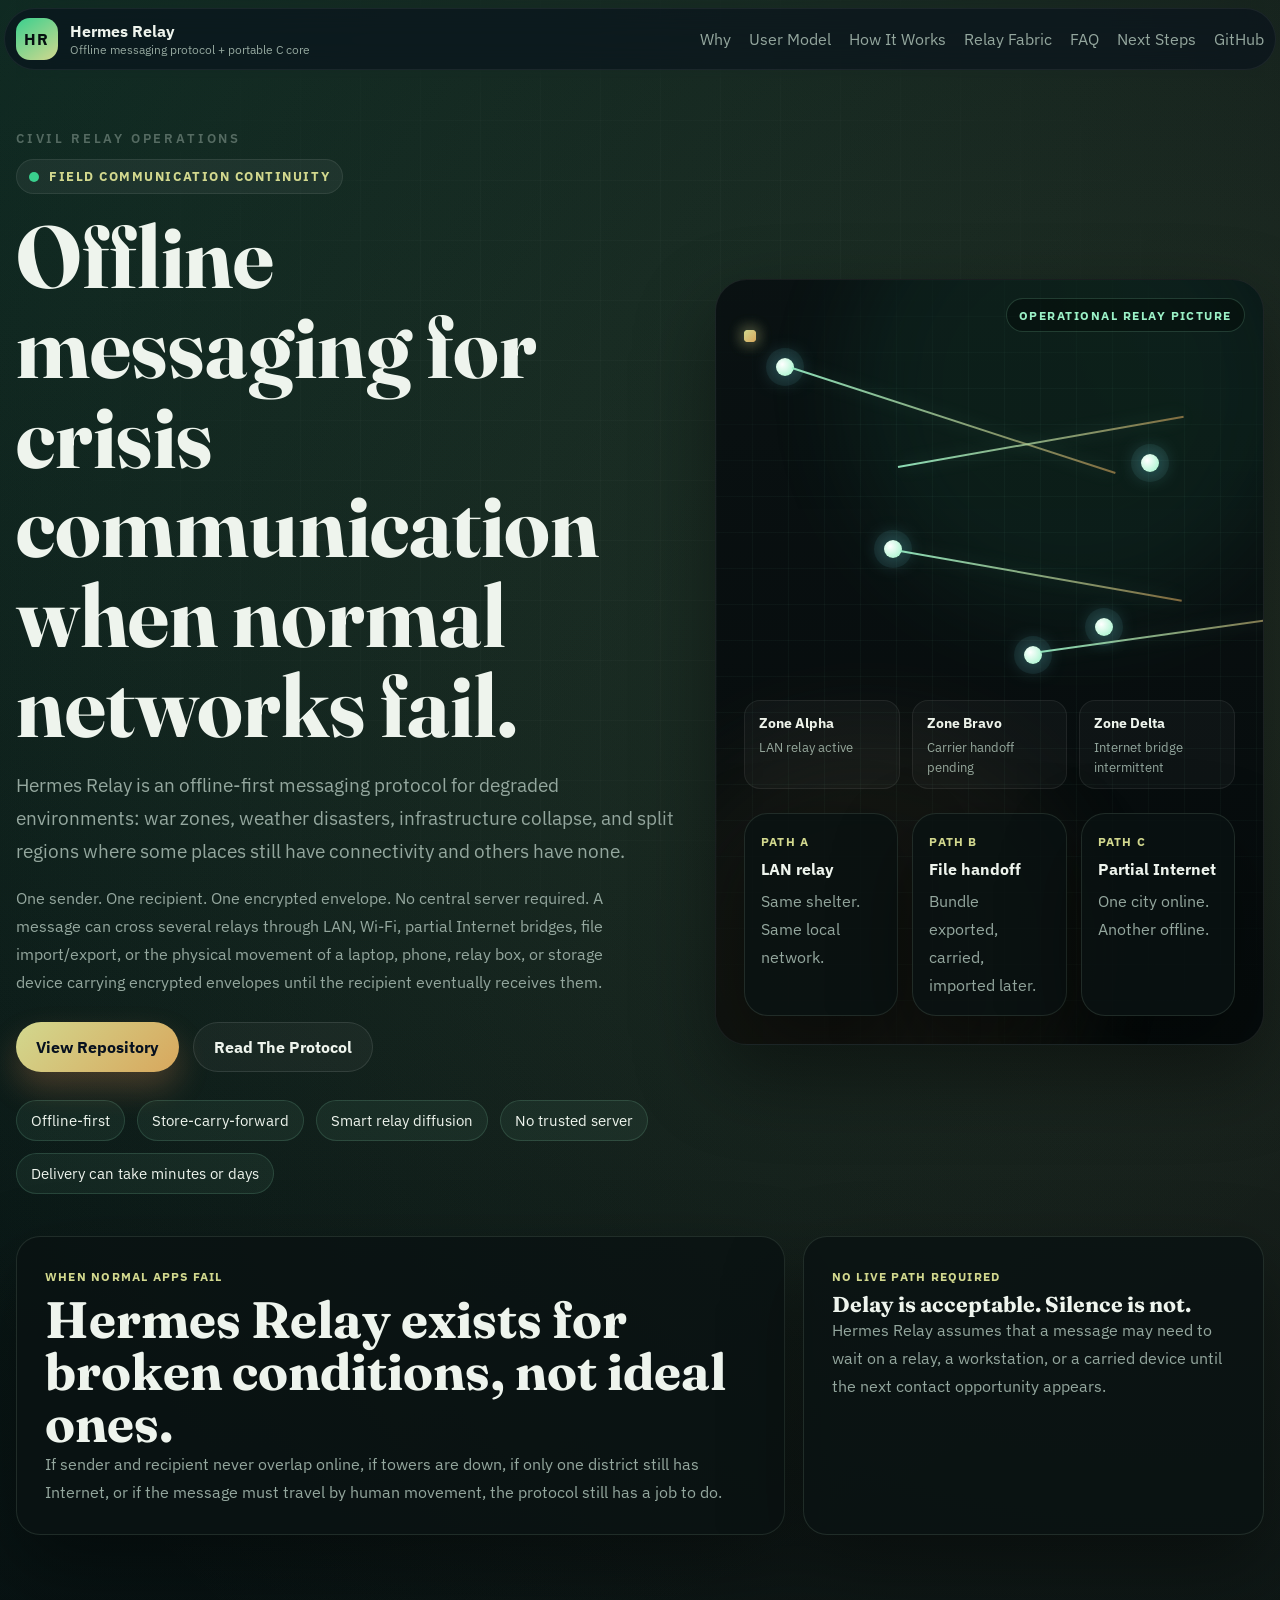
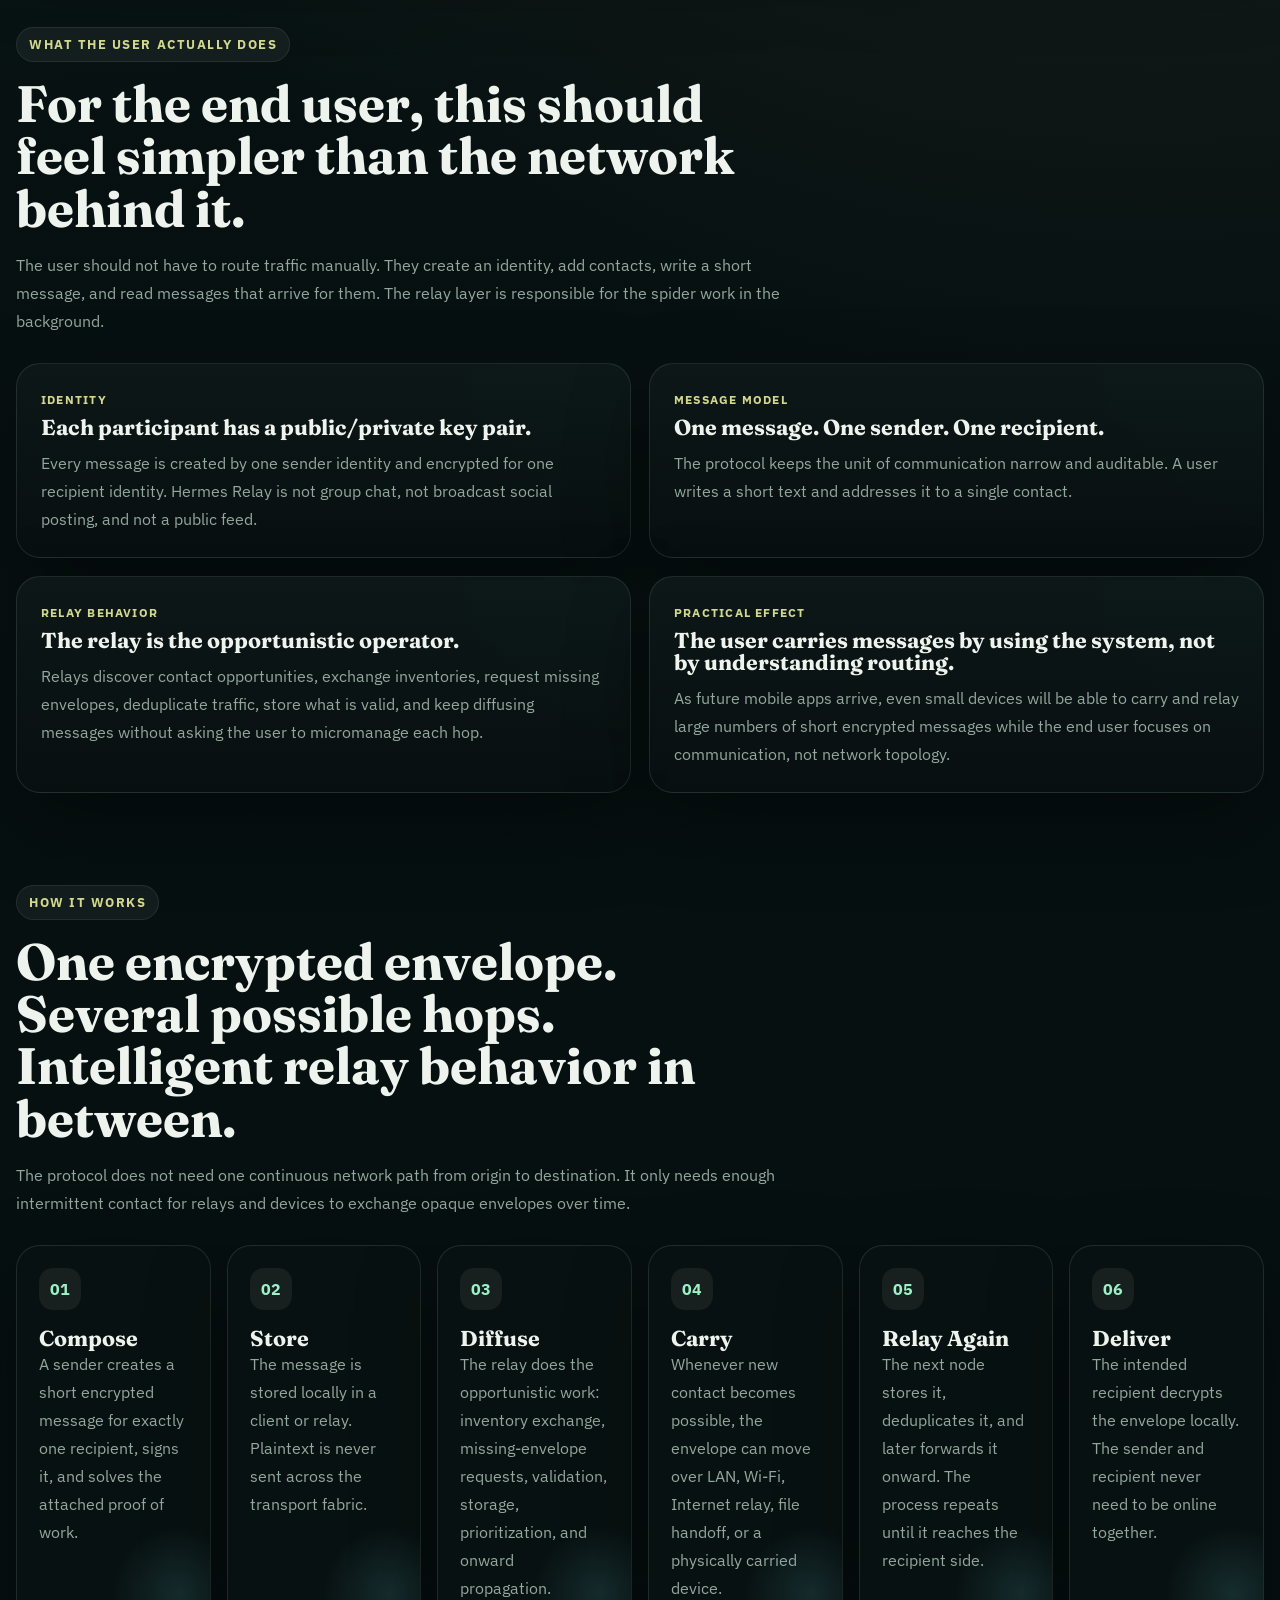
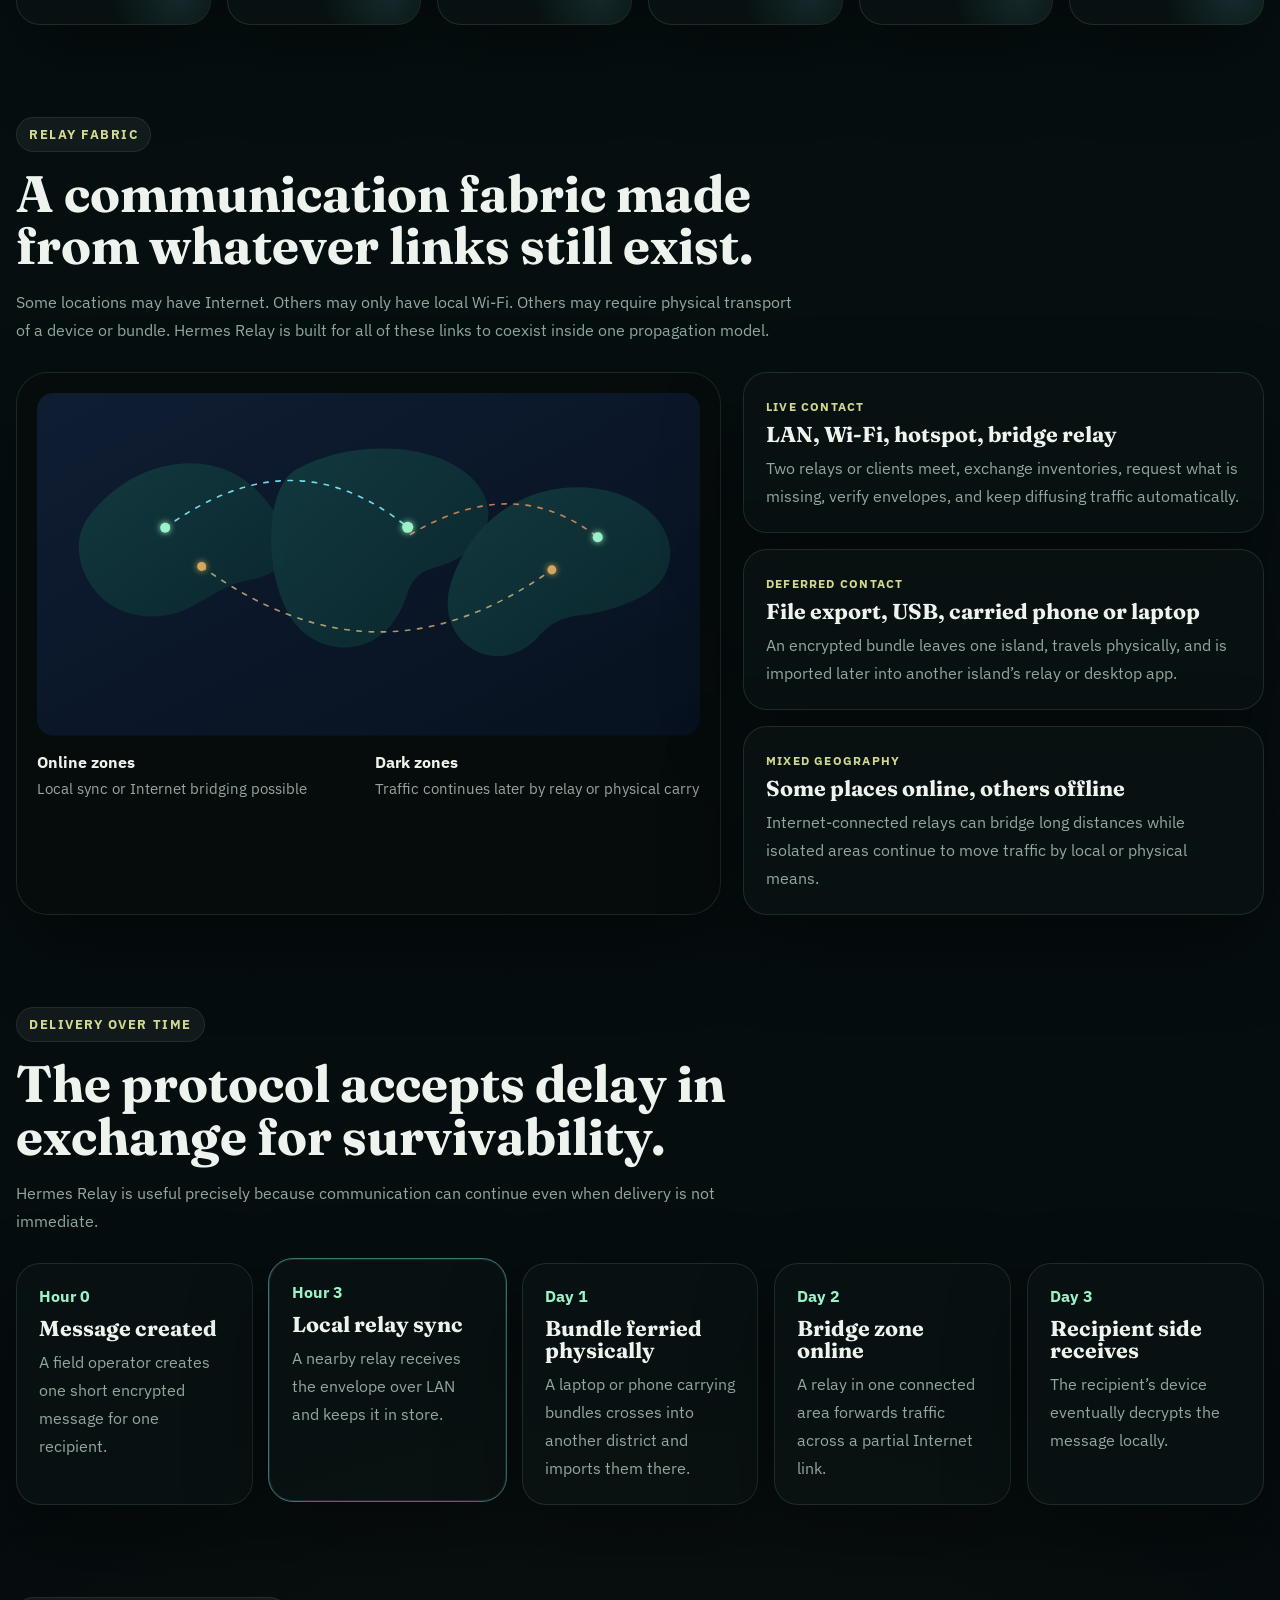
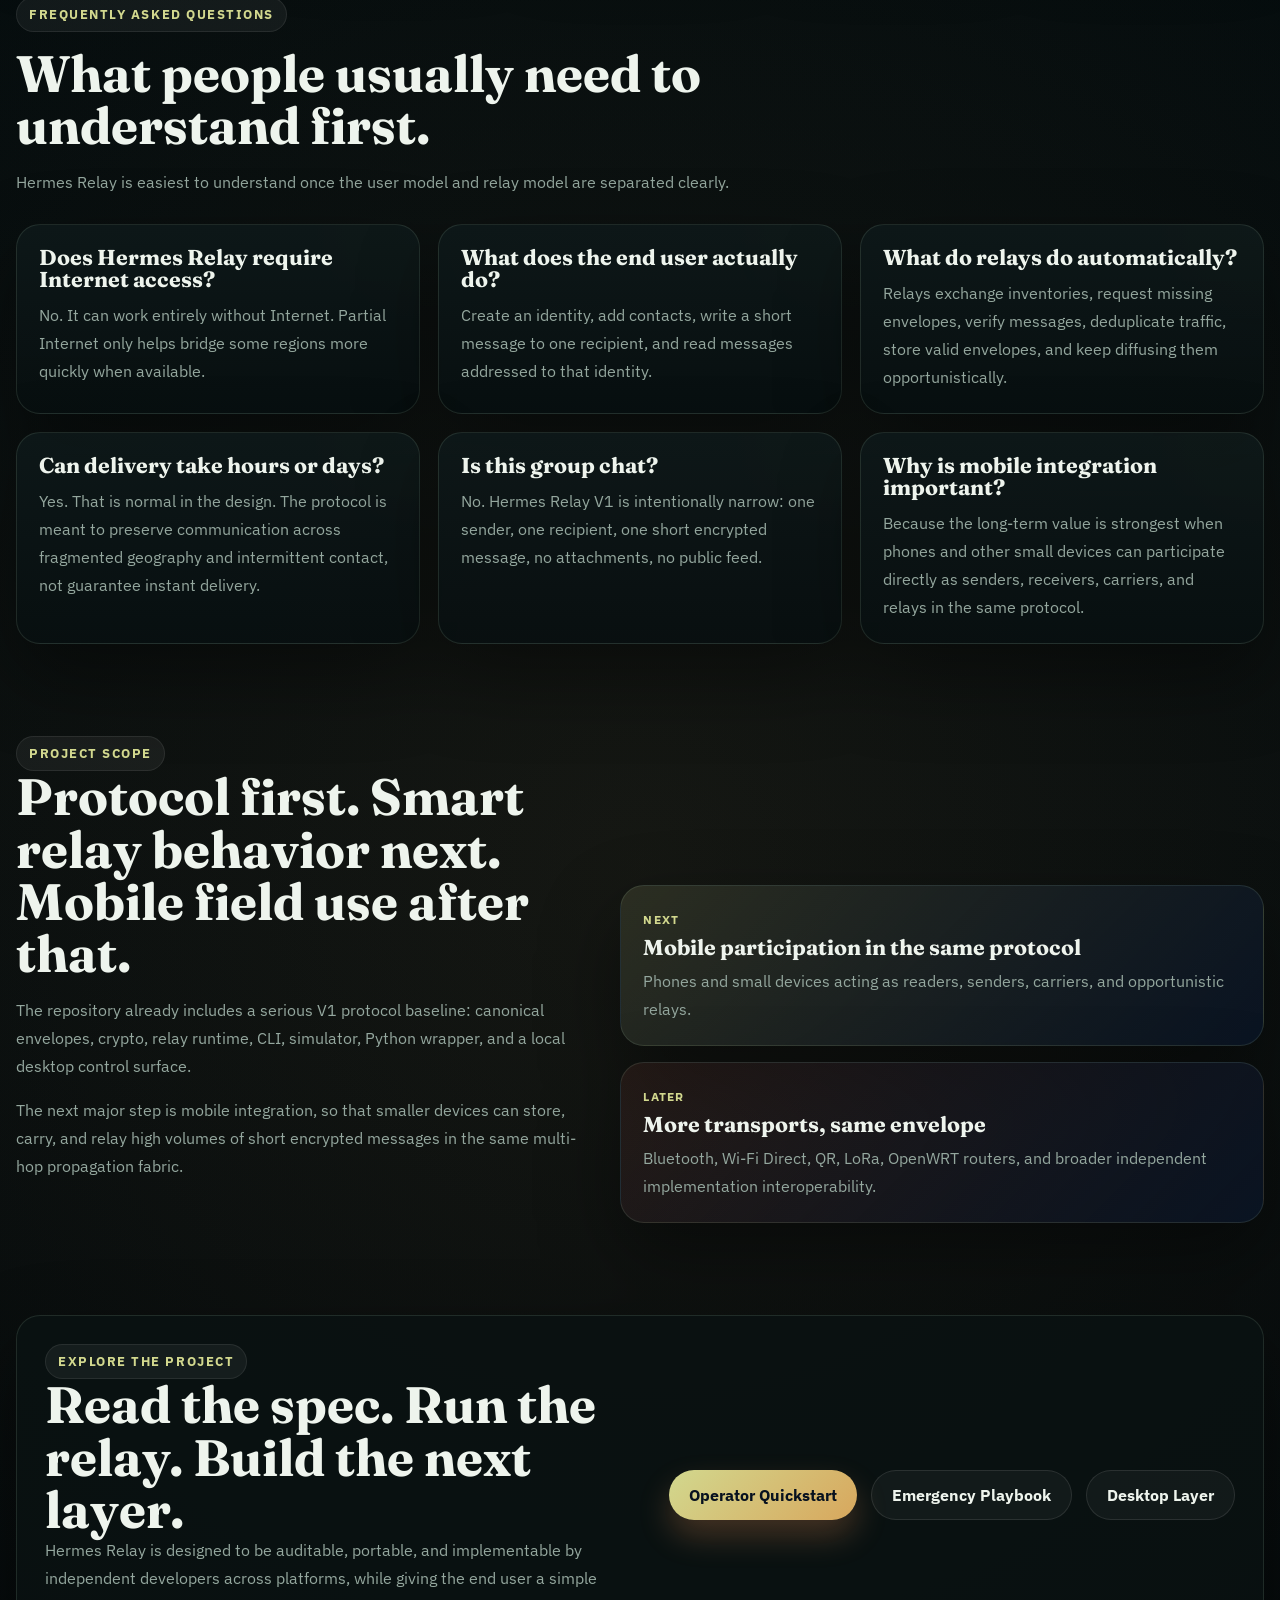
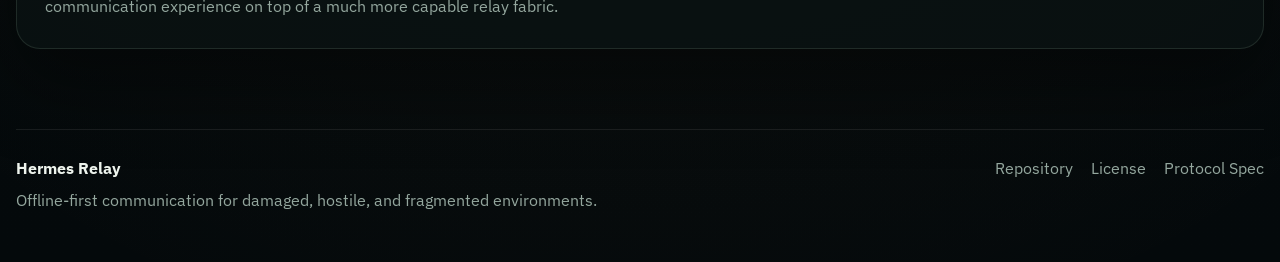
<file: index.html>
<!doctype html>
<html lang="en">
<head>
  <meta charset="utf-8">
  <meta name="viewport" content="width=device-width, initial-scale=1">
  <title>Hermes Relay | Offline Messaging Protocol For Crisis Communication</title>
  <meta name="description" content="Hermes Relay is an offline-first messaging protocol for crisis communication. It moves short encrypted messages across smart relays, local networks, file handoff, and physically carried devices when Internet access is partial or absent.">
  <meta name="robots" content="index,follow,max-image-preview:large,max-snippet:-1,max-video-preview:-1">
  <link rel="canonical" href="https://benjaminrathelot.github.io/Hermes-Relay/">
  <meta property="og:title" content="Hermes Relay">
  <meta property="og:description" content="Offline-first crisis messaging over smart relays, file handoff, local networks, and physically carried devices.">
  <meta property="og:type" content="website">
  <meta property="og:url" content="https://benjaminrathelot.github.io/Hermes-Relay/">
  <meta property="og:site_name" content="Hermes Relay">
  <meta property="og:image" content="https://benjaminrathelot.github.io/Hermes-Relay/og-image.svg">
  <meta property="og:image:alt" content="Hermes Relay offline-first crisis messaging protocol overview">
  <meta name="twitter:card" content="summary_large_image">
  <meta name="twitter:title" content="Hermes Relay">
  <meta name="twitter:description" content="Offline-first crisis messaging over smart relays, partial networks, and physical carry.">
  <meta name="twitter:image" content="https://benjaminrathelot.github.io/Hermes-Relay/og-image.svg">
  <meta name="theme-color" content="#0a1418">
  <meta name="author" content="Benjamin Rathelot">
  <link rel="icon" href="./favicon.svg" type="image/svg+xml">
  <link rel="manifest" href="./site.webmanifest">
  <link rel="preconnect" href="https://fonts.googleapis.com">
  <link rel="preconnect" href="https://fonts.gstatic.com" crossorigin>
  <link href="https://fonts.googleapis.com/css2?family=Fraunces:wght@500;600;700&family=IBM+Plex+Sans:wght@400;500;600;700&display=swap" rel="stylesheet">
  <link rel="stylesheet" href="./styles.css">
  <script type="application/ld+json">
  {
    "@context": "https://schema.org",
    "@graph": [
      {
        "@type": "WebSite",
        "@id": "https://benjaminrathelot.github.io/Hermes-Relay/#website",
        "url": "https://benjaminrathelot.github.io/Hermes-Relay/",
        "name": "Hermes Relay",
        "description": "Offline-first messaging protocol for crisis communication across relays, partial networks, and physically carried devices."
      },
      {
        "@type": "Organization",
        "@id": "https://benjaminrathelot.github.io/Hermes-Relay/#organization",
        "name": "Hermes Relay",
        "url": "https://benjaminrathelot.github.io/Hermes-Relay/",
        "sameAs": [
          "https://github.com/benjaminrathelot/Hermes-Relay"
        ]
      },
      {
        "@type": "SoftwareSourceCode",
        "@id": "https://benjaminrathelot.github.io/Hermes-Relay/#software",
        "name": "Hermes Relay",
        "codeRepository": "https://github.com/benjaminrathelot/Hermes-Relay",
        "license": "https://github.com/benjaminrathelot/Hermes-Relay/blob/main/LICENSE",
        "programmingLanguage": [
          "C",
          "Python"
        ],
        "runtimePlatform": [
          "Linux",
          "macOS",
          "Windows"
        ],
        "applicationCategory": "CommunicationApplication",
        "description": "Hermes Relay is an offline-first crisis communication protocol and portable C core for short encrypted messages that move across relays, local networks, file handoff, and physically carried devices."
      },
      {
        "@type": "FAQPage",
        "@id": "https://benjaminrathelot.github.io/Hermes-Relay/#faq",
        "mainEntity": [
          {
            "@type": "Question",
            "name": "Does Hermes Relay require Internet access?",
            "acceptedAnswer": {
              "@type": "Answer",
              "text": "No. Hermes Relay is designed to work without Internet access. It can move encrypted messages over LAN, local Wi-Fi, file import and export, USB transfer, and physically carried devices. Partial Internet can help bridge some regions, but the protocol does not depend on it."
            }
          },
          {
            "@type": "Question",
            "name": "What does the user need to do?",
            "acceptedAnswer": {
              "@type": "Answer",
              "text": "The intended user flow is simple: create an identity, add contacts, write a short message to one recipient, and read messages that arrive for that identity. Relays are supposed to handle the opportunistic diffusion work in the background."
            }
          },
          {
            "@type": "Question",
            "name": "Is Hermes Relay a group chat or social feed?",
            "acceptedAnswer": {
              "@type": "Answer",
              "text": "No. Hermes Relay V1 uses a narrow communication model: one message, one sender, and one recipient. It is intentionally not a group chat, not a broadcast channel, and not a public social feed."
            }
          },
          {
            "@type": "Question",
            "name": "Can delivery take days?",
            "acceptedAnswer": {
              "@type": "Answer",
              "text": "Yes. Hermes Relay accepts delayed delivery as part of its design. Messages can move across several relays and disconnected islands before reaching the recipient, especially in crisis conditions."
            }
          }
        ]
      }
    ]
  }
  </script>
</head>
<body>
  <div class="page-shell">
    <header class="site-header">
      <a class="brand" href="#top">
        <span class="brand-mark">HR</span>
        <span class="brand-text">
          <strong>Hermes Relay</strong>
          <small>Offline messaging protocol + portable C core</small>
        </span>
      </a>
      <nav class="site-nav">
        <a href="#why">Why</a>
        <a href="#user-model">User Model</a>
        <a href="#flow">How It Works</a>
        <a href="#network">Relay Fabric</a>
        <a href="#faq">FAQ</a>
        <a href="#roadmap">Next Steps</a>
        <a href="https://github.com/benjaminrathelot/Hermes-Relay">GitHub</a>
      </nav>
    </header>

    <main id="top">
      <section class="hero">
        <div class="hero-copy">
          <div class="eyebrow">
            <span class="pulse-dot"></span>
            Field communication continuity
          </div>
          <h1>Offline messaging for crisis communication when normal networks fail.</h1>
          <p class="hero-lead">
            Hermes Relay is an offline-first messaging protocol for degraded environments: war zones, weather disasters, infrastructure collapse,
            and split regions where some places still have connectivity and others have none.
          </p>
          <p class="hero-body">
            One sender. One recipient. One encrypted envelope. No central server required. A message can cross several relays through LAN, Wi-Fi, partial Internet
            bridges, file import/export, or the physical movement of a laptop, phone, relay box, or storage device carrying encrypted envelopes
            until the recipient eventually receives them.
          </p>
          <div class="hero-actions">
            <a class="button button-primary" href="https://github.com/benjaminrathelot/Hermes-Relay">View Repository</a>
            <a class="button button-secondary" href="https://github.com/benjaminrathelot/Hermes-Relay/blob/main/docs/protocol-spec.md">Read The Protocol</a>
          </div>
          <ul class="signal-list">
            <li>Offline-first</li>
            <li>Store-carry-forward</li>
            <li>Smart relay diffusion</li>
            <li>No trusted server</li>
            <li>Delivery can take minutes or days</li>
          </ul>
        </div>

        <div class="hero-visual">
          <div class="visual-frame">
            <div class="status-ribbon">Operational relay picture</div>
            <div class="signal-layer signal-layer-a"></div>
            <div class="signal-layer signal-layer-b"></div>
            <div class="tactical-grid"></div>
            <div class="mesh">
              <span class="mesh-node node-a"></span>
              <span class="mesh-node node-b"></span>
              <span class="mesh-node node-c"></span>
              <span class="mesh-node node-d"></span>
              <span class="mesh-node node-e"></span>
              <span class="mesh-line line-ab"></span>
              <span class="mesh-line line-bc"></span>
              <span class="mesh-line line-cd"></span>
              <span class="mesh-line line-de"></span>
              <span class="mesh-packet packet-1"></span>
              <span class="mesh-packet packet-2"></span>
            </div>
            <div class="ops-strip">
              <div class="ops-item">
                <strong>Zone Alpha</strong>
                <span>LAN relay active</span>
              </div>
              <div class="ops-item">
                <strong>Zone Bravo</strong>
                <span>Carrier handoff pending</span>
              </div>
              <div class="ops-item">
                <strong>Zone Delta</strong>
                <span>Internet bridge intermittent</span>
              </div>
            </div>
            <div class="visual-cards">
              <article class="mini-card">
                <span class="mini-label">Path A</span>
                <strong>LAN relay</strong>
                <p>Same shelter. Same local network.</p>
              </article>
              <article class="mini-card">
                <span class="mini-label">Path B</span>
                <strong>File handoff</strong>
                <p>Bundle exported, carried, imported later.</p>
              </article>
              <article class="mini-card">
                <span class="mini-label">Path C</span>
                <strong>Partial Internet</strong>
                <p>One city online. Another offline.</p>
              </article>
            </div>
          </div>
        </div>
      </section>

      <section class="scenario-strip" id="why">
        <article class="scenario-card">
          <span class="scenario-kicker">When normal apps fail</span>
          <h2>Hermes Relay exists for broken conditions, not ideal ones.</h2>
          <p>
            If sender and recipient never overlap online, if towers are down, if only one district still has Internet, or if the
            message must travel by human movement, the protocol still has a job to do.
          </p>
        </article>
        <article class="scenario-card">
          <span class="scenario-metric">No live path required</span>
          <h3>Delay is acceptable. Silence is not.</h3>
          <p>
            Hermes Relay assumes that a message may need to wait on a relay, a workstation, or a carried device until the next contact opportunity appears.
          </p>
        </article>
      </section>

      <section class="section user-section" id="user-model">
        <div class="section-heading">
          <span class="eyebrow">What The User Actually Does</span>
          <h2>For the end user, this should feel simpler than the network behind it.</h2>
          <p>
            The user should not have to route traffic manually. They create an identity, add contacts, write a short message, and read messages
            that arrive for them. The relay layer is responsible for the spider work in the background.
          </p>
        </div>

        <div class="user-grid">
          <article class="user-card">
            <span class="mini-label">Identity</span>
            <h3>Each participant has a public/private key pair.</h3>
            <p>
              Every message is created by one sender identity and encrypted for one recipient identity. Hermes Relay is not group chat, not
              broadcast social posting, and not a public feed.
            </p>
          </article>
          <article class="user-card">
            <span class="mini-label">Message model</span>
            <h3>One message. One sender. One recipient.</h3>
            <p>
              The protocol keeps the unit of communication narrow and auditable. A user writes a short text and addresses it to a single contact.
            </p>
          </article>
          <article class="user-card">
            <span class="mini-label">Relay behavior</span>
            <h3>The relay is the opportunistic operator.</h3>
            <p>
              Relays discover contact opportunities, exchange inventories, request missing envelopes, deduplicate traffic, store what is valid,
              and keep diffusing messages without asking the user to micromanage each hop.
            </p>
          </article>
          <article class="user-card">
            <span class="mini-label">Practical effect</span>
            <h3>The user carries messages by using the system, not by understanding routing.</h3>
            <p>
              As future mobile apps arrive, even small devices will be able to carry and relay large numbers of short encrypted messages while
              the end user focuses on communication, not network topology.
            </p>
          </article>
        </div>
      </section>

      <section class="section" id="flow">
        <div class="section-heading">
          <span class="eyebrow">How It Works</span>
          <h2>One encrypted envelope. Several possible hops. Intelligent relay behavior in between.</h2>
          <p>
            The protocol does not need one continuous network path from origin to destination. It only needs enough intermittent contact
            for relays and devices to exchange opaque envelopes over time.
          </p>
        </div>

        <div class="flow-grid">
          <article class="flow-step">
            <span class="step-number">01</span>
            <h3>Compose</h3>
            <p>A sender creates a short encrypted message for exactly one recipient, signs it, and solves the attached proof of work.</p>
          </article>
          <article class="flow-step">
            <span class="step-number">02</span>
            <h3>Store</h3>
            <p>The message is stored locally in a client or relay. Plaintext is never sent across the transport fabric.</p>
          </article>
          <article class="flow-step">
            <span class="step-number">03</span>
            <h3>Diffuse</h3>
            <p>The relay does the opportunistic work: inventory exchange, missing-envelope requests, validation, storage, prioritization, and onward propagation.</p>
          </article>
          <article class="flow-step">
            <span class="step-number">04</span>
            <h3>Carry</h3>
            <p>Whenever new contact becomes possible, the envelope can move over LAN, Wi-Fi, Internet relay, file handoff, or a physically carried device.</p>
          </article>
          <article class="flow-step">
            <span class="step-number">05</span>
            <h3>Relay Again</h3>
            <p>The next node stores it, deduplicates it, and later forwards it onward. The process repeats until it reaches the recipient side.</p>
          </article>
          <article class="flow-step">
            <span class="step-number">06</span>
            <h3>Deliver</h3>
            <p>The intended recipient decrypts the envelope locally. The sender and recipient never need to be online together.</p>
          </article>
        </div>
      </section>

      <section class="section network-section" id="network">
        <div class="section-heading">
          <span class="eyebrow">Relay Fabric</span>
          <h2>A communication fabric made from whatever links still exist.</h2>
          <p>
            Some locations may have Internet. Others may only have local Wi-Fi. Others may require physical transport of a device or bundle.
            Hermes Relay is built for all of these links to coexist inside one propagation model.
          </p>
        </div>

        <div class="network-layout">
          <div class="map-panel">
            <svg class="world-map" viewBox="0 0 1200 620" aria-label="Stylized map of relay regions">
              <defs>
                <linearGradient id="ocean" x1="0%" y1="0%" x2="100%" y2="100%">
                  <stop offset="0%" stop-color="#0f1d33"></stop>
                  <stop offset="100%" stop-color="#07111f"></stop>
                </linearGradient>
                <linearGradient id="land" x1="0%" y1="0%" x2="100%" y2="100%">
                  <stop offset="0%" stop-color="#123b3f"></stop>
                  <stop offset="100%" stop-color="#0a282e"></stop>
                </linearGradient>
                <filter id="glow">
                  <feGaussianBlur stdDeviation="6" result="blur"></feGaussianBlur>
                  <feMerge>
                    <feMergeNode in="blur"></feMergeNode>
                    <feMergeNode in="SourceGraphic"></feMergeNode>
                  </feMerge>
                </filter>
              </defs>
              <rect width="1200" height="620" rx="30" fill="url(#ocean)"></rect>
              <path class="continent" d="M92,226 C145,153 235,114 314,131 C380,145 420,193 446,243 C469,287 445,330 382,339 C349,344 321,364 287,383 C218,423 141,403 106,359 C74,319 64,267 92,226 Z" fill="url(#land)"></path>
              <path class="continent" d="M470,138 C549,95 655,90 729,118 C798,145 827,195 814,239 C803,277 767,304 719,316 C693,323 678,338 669,367 C652,417 621,451 576,459 C530,467 480,445 455,399 C426,345 420,279 426,228 C431,187 446,151 470,138 Z" fill="url(#land)"></path>
              <path class="continent" d="M826,226 C885,175 971,157 1048,181 C1094,196 1130,225 1142,264 C1156,309 1134,351 1088,372 C1054,388 1021,398 985,402 C947,406 926,420 905,444 C878,473 838,484 802,470 C760,454 740,412 744,371 C748,329 780,265 826,226 Z" fill="url(#land)"></path>

              <g class="relay-links">
                <path class="arc arc-one" d="M232,244 C392,128 534,132 671,243"></path>
                <path class="arc arc-two" d="M676,256 C807,178 917,185 1015,261"></path>
                <path class="arc arc-three" d="M298,314 C514,471 720,471 932,320"></path>
              </g>

              <g class="relay-nodes" filter="url(#glow)">
                <circle class="relay-node online" cx="232" cy="244" r="9"></circle>
                <circle class="relay-node online" cx="671" cy="243" r="10"></circle>
                <circle class="relay-node online" cx="1015" cy="261" r="9"></circle>
                <circle class="relay-node offline" cx="298" cy="314" r="8"></circle>
                <circle class="relay-node offline" cx="932" cy="320" r="8"></circle>
              </g>

              <g class="message-pulses">
                <circle class="pulse pulse-a" r="6" cx="232" cy="244"></circle>
                <circle class="pulse pulse-b" r="6" cx="671" cy="243"></circle>
                <circle class="pulse pulse-c" r="6" cx="298" cy="314"></circle>
              </g>
            </svg>

            <div class="map-caption">
              <div>
                <strong>Online zones</strong>
                <span>Local sync or Internet bridging possible</span>
              </div>
              <div>
                <strong>Dark zones</strong>
                <span>Traffic continues later by relay or physical carry</span>
              </div>
            </div>
          </div>

          <div class="network-sidebar">
            <article class="network-card">
              <span class="network-type">Live contact</span>
              <h3>LAN, Wi-Fi, hotspot, bridge relay</h3>
              <p>Two relays or clients meet, exchange inventories, request what is missing, verify envelopes, and keep diffusing traffic automatically.</p>
            </article>
            <article class="network-card">
              <span class="network-type">Deferred contact</span>
              <h3>File export, USB, carried phone or laptop</h3>
              <p>An encrypted bundle leaves one island, travels physically, and is imported later into another island’s relay or desktop app.</p>
            </article>
            <article class="network-card">
              <span class="network-type">Mixed geography</span>
              <h3>Some places online, others offline</h3>
              <p>Internet-connected relays can bridge long distances while isolated areas continue to move traffic by local or physical means.</p>
            </article>
          </div>
        </div>
      </section>

      <section class="section timeline-section">
        <div class="section-heading">
          <span class="eyebrow">Delivery Over Time</span>
          <h2>The protocol accepts delay in exchange for survivability.</h2>
          <p>
            Hermes Relay is useful precisely because communication can continue even when delivery is not immediate.
          </p>
        </div>

        <div class="timeline">
          <article class="timeline-item">
            <span class="timeline-time">Hour 0</span>
            <h3>Message created</h3>
            <p>A field operator creates one short encrypted message for one recipient.</p>
          </article>
          <article class="timeline-item">
            <span class="timeline-time">Hour 3</span>
            <h3>Local relay sync</h3>
            <p>A nearby relay receives the envelope over LAN and keeps it in store.</p>
          </article>
          <article class="timeline-item">
            <span class="timeline-time">Day 1</span>
            <h3>Bundle ferried physically</h3>
            <p>A laptop or phone carrying bundles crosses into another district and imports them there.</p>
          </article>
          <article class="timeline-item">
            <span class="timeline-time">Day 2</span>
            <h3>Bridge zone online</h3>
            <p>A relay in one connected area forwards traffic across a partial Internet link.</p>
          </article>
          <article class="timeline-item">
            <span class="timeline-time">Day 3</span>
            <h3>Recipient side receives</h3>
            <p>The recipient’s device eventually decrypts the message locally.</p>
          </article>
        </div>
      </section>

      <section class="section faq-section" id="faq">
        <div class="section-heading">
          <span class="eyebrow">Frequently Asked Questions</span>
          <h2>What people usually need to understand first.</h2>
          <p>
            Hermes Relay is easiest to understand once the user model and relay model are separated clearly.
          </p>
        </div>

        <div class="faq-grid">
          <article class="faq-card">
            <h3>Does Hermes Relay require Internet access?</h3>
            <p>No. It can work entirely without Internet. Partial Internet only helps bridge some regions more quickly when available.</p>
          </article>
          <article class="faq-card">
            <h3>What does the end user actually do?</h3>
            <p>Create an identity, add contacts, write a short message to one recipient, and read messages addressed to that identity.</p>
          </article>
          <article class="faq-card">
            <h3>What do relays do automatically?</h3>
            <p>Relays exchange inventories, request missing envelopes, verify messages, deduplicate traffic, store valid envelopes, and keep diffusing them opportunistically.</p>
          </article>
          <article class="faq-card">
            <h3>Can delivery take hours or days?</h3>
            <p>Yes. That is normal in the design. The protocol is meant to preserve communication across fragmented geography and intermittent contact, not guarantee instant delivery.</p>
          </article>
          <article class="faq-card">
            <h3>Is this group chat?</h3>
            <p>No. Hermes Relay V1 is intentionally narrow: one sender, one recipient, one short encrypted message, no attachments, no public feed.</p>
          </article>
          <article class="faq-card">
            <h3>Why is mobile integration important?</h3>
            <p>Because the long-term value is strongest when phones and other small devices can participate directly as senders, receivers, carriers, and relays in the same protocol.</p>
          </article>
        </div>
      </section>

      <section class="section project-section">
        <div class="project-grid">
          <div class="project-copy">
            <span class="eyebrow">Project Scope</span>
            <h2>Protocol first. Smart relay behavior next. Mobile field use after that.</h2>
            <p>
              The repository already includes a serious V1 protocol baseline: canonical envelopes, crypto, relay runtime, CLI, simulator,
              Python wrapper, and a local desktop control surface.
            </p>
            <p>
              The next major step is mobile integration, so that smaller devices can store, carry, and relay high volumes of short encrypted
              messages in the same multi-hop propagation fabric.
            </p>
          </div>
          <div class="milestone-stack" id="roadmap">
            <article class="milestone-card current">
              <span class="milestone-state">Current</span>
              <h3>Portable C core and relay baseline</h3>
              <p>Protocol, storage, relay service, simulator, CLI, Python wrapper, and desktop shell.</p>
            </article>
            <article class="milestone-card next">
              <span class="milestone-state">Next</span>
              <h3>Mobile participation in the same protocol</h3>
              <p>Phones and small devices acting as readers, senders, carriers, and opportunistic relays.</p>
            </article>
            <article class="milestone-card future">
              <span class="milestone-state">Later</span>
              <h3>More transports, same envelope</h3>
              <p>Bluetooth, Wi-Fi Direct, QR, LoRa, OpenWRT routers, and broader independent implementation interoperability.</p>
            </article>
          </div>
        </div>
      </section>

      <section class="section cta-section">
        <div class="cta-panel">
          <div>
            <span class="eyebrow">Explore The Project</span>
            <h2>Read the spec. Run the relay. Build the next layer.</h2>
            <p>
              Hermes Relay is designed to be auditable, portable, and implementable by independent developers across platforms, while giving the
              end user a simple communication experience on top of a much more capable relay fabric.
            </p>
          </div>
          <div class="cta-actions">
            <a class="button button-primary" href="https://github.com/benjaminrathelot/Hermes-Relay/blob/main/docs/operator-quickstart.md">Operator Quickstart</a>
            <a class="button button-secondary" href="https://github.com/benjaminrathelot/Hermes-Relay/blob/main/docs/emergency-relay-playbook.md">Emergency Playbook</a>
            <a class="button button-secondary" href="https://github.com/benjaminrathelot/Hermes-Relay/blob/main/docs/python-wrapper.md">Desktop Layer</a>
          </div>
        </div>
      </section>
    </main>

    <footer class="site-footer">
      <div>
        <strong>Hermes Relay</strong>
        <p>Offline-first communication for damaged, hostile, and fragmented environments.</p>
      </div>
      <div class="footer-links">
        <a href="https://github.com/benjaminrathelot/Hermes-Relay">Repository</a>
        <a href="https://github.com/benjaminrathelot/Hermes-Relay/blob/main/LICENSE">License</a>
        <a href="https://github.com/benjaminrathelot/Hermes-Relay/blob/main/docs/protocol-spec.md">Protocol Spec</a>
      </div>
    </footer>
  </div>

  <script src="./app.js"></script>
</body>
</html>
</file>
<file: styles.css>
:root {
  --bg: #050d10;
  --bg-soft: #0b1718;
  --panel: rgba(10, 18, 19, 0.84);
  --panel-strong: rgba(7, 12, 13, 0.95);
  --panel-light: rgba(18, 28, 31, 0.82);
  --text: #eef4ed;
  --muted: #94a79e;
  --line: rgba(151, 182, 158, 0.16);
  --cyan: #9bf2c7;
  --teal: #3ad08e;
  --sand: #d2d88e;
  --amber: #d8a75d;
  --alert: #ff6e5e;
  --shadow: 0 32px 80px rgba(0, 0, 0, 0.42);
  --radius-xl: 32px;
  --radius-lg: 24px;
  --radius-md: 18px;
}

* {
  box-sizing: border-box;
}

html {
  scroll-behavior: smooth;
}

body {
  margin: 0;
  color: var(--text);
  font-family: "IBM Plex Sans", sans-serif;
  background:
    radial-gradient(circle at top left, rgba(58, 208, 142, 0.13), transparent 26%),
    radial-gradient(circle at 90% 10%, rgba(210, 216, 142, 0.12), transparent 22%),
    radial-gradient(circle at 50% 85%, rgba(216, 167, 93, 0.08), transparent 20%),
    linear-gradient(180deg, #091112 0%, #061011 42%, #04090b 100%);
  overflow-x: hidden;
}

body::before {
  content: "";
  position: fixed;
  inset: 0;
  background-image:
    linear-gradient(rgba(255,255,255,0.02) 1px, transparent 1px),
    linear-gradient(90deg, rgba(255,255,255,0.02) 1px, transparent 1px);
  background-size: 60px 60px;
  mask-image: radial-gradient(circle at center, black 35%, transparent 85%);
  pointer-events: none;
}

.page-shell {
  position: relative;
  width: min(1280px, calc(100% - 32px));
  margin: 0 auto;
  padding-bottom: 48px;
}

.site-header {
  position: sticky;
  top: 0;
  z-index: 10;
  display: flex;
  align-items: center;
  justify-content: space-between;
  gap: 16px;
  padding: 18px 0;
  backdrop-filter: blur(20px);
}

.site-header::before {
  content: "";
  position: absolute;
  inset: 8px -12px;
  border: 1px solid rgba(255,255,255,0.06);
  border-radius: 999px;
  background: rgba(7, 16, 28, 0.58);
  z-index: -1;
}

.brand {
  display: inline-flex;
  align-items: center;
  gap: 12px;
  text-decoration: none;
  color: var(--text);
}

.brand-mark {
  display: inline-grid;
  place-items: center;
  width: 42px;
  height: 42px;
  border-radius: 14px;
  background: linear-gradient(145deg, var(--teal), var(--sand));
  color: #061011;
  font-weight: 700;
  letter-spacing: 0.08em;
}

.brand-text {
  display: grid;
}

.brand-text strong {
  font-size: 1rem;
}

.brand-text small {
  color: var(--muted);
  font-size: 0.77rem;
}

.site-nav {
  display: flex;
  flex-wrap: wrap;
  gap: 18px;
}

.site-nav a,
.footer-links a {
  color: var(--muted);
  text-decoration: none;
}

.site-nav a:hover,
.footer-links a:hover,
.brand:hover {
  color: var(--text);
}

.hero,
.section,
.scenario-strip,
.site-footer {
  position: relative;
}

.hero {
  display: grid;
  grid-template-columns: 1.1fr 0.9fr;
  gap: 28px;
  padding: 52px 0 24px;
  align-items: center;
}

.hero-copy::before {
  content: "Civil relay operations";
  display: block;
  margin-bottom: 12px;
  color: rgba(148, 167, 158, 0.52);
  font-size: 0.8rem;
  font-weight: 600;
  letter-spacing: 0.22em;
  text-transform: uppercase;
}

.eyebrow {
  display: inline-flex;
  align-items: center;
  gap: 10px;
  padding: 8px 12px;
  border-radius: 999px;
  background: rgba(255,255,255,0.05);
  border: 1px solid rgba(255,255,255,0.08);
  color: var(--sand);
  font-size: 0.8rem;
  font-weight: 700;
  letter-spacing: 0.12em;
  text-transform: uppercase;
}

.pulse-dot {
  width: 10px;
  height: 10px;
  border-radius: 50%;
  background: var(--teal);
  box-shadow: 0 0 0 0 rgba(58, 208, 142, 0.7);
  animation: beat 2s infinite;
}

h1,
h2,
h3 {
  margin: 0;
  font-family: "Fraunces", serif;
  line-height: 1.02;
}

h1 {
  margin-top: 18px;
  font-size: clamp(3rem, 7vw, 5.5rem);
  max-width: 11ch;
}

h2 {
  font-size: clamp(2rem, 4vw, 3.4rem);
}

h3 {
  font-size: 1.35rem;
}

p {
  margin: 0;
  color: var(--muted);
  line-height: 1.75;
}

.hero-lead {
  margin-top: 18px;
  font-size: 1.18rem;
  max-width: 60ch;
}

.hero-body {
  margin-top: 16px;
  max-width: 60ch;
}

.hero-actions,
.cta-actions {
  display: flex;
  flex-wrap: wrap;
  gap: 14px;
  margin-top: 26px;
}

.button {
  display: inline-flex;
  align-items: center;
  justify-content: center;
  padding: 14px 20px;
  border-radius: 999px;
  text-decoration: none;
  font-weight: 700;
  transition: transform 0.2s ease, box-shadow 0.2s ease, border-color 0.2s ease;
}

.button:hover {
  transform: translateY(-2px);
}

.button-primary {
  color: #07111f;
  background: linear-gradient(135deg, var(--sand), var(--amber));
  box-shadow: 0 16px 32px rgba(255, 153, 92, 0.24);
}

.button-secondary {
  color: var(--text);
  background: rgba(255,255,255,0.04);
  border: 1px solid rgba(255,255,255,0.1);
}

.signal-list {
  display: flex;
  flex-wrap: wrap;
  gap: 12px;
  margin: 28px 0 0;
  padding: 0;
  list-style: none;
}

.signal-list li {
  padding: 10px 14px;
  border-radius: 999px;
  background: rgba(155, 242, 199, 0.06);
  border: 1px solid rgba(155, 242, 199, 0.15);
  color: var(--text);
  font-size: 0.92rem;
}

.hero-visual {
  position: relative;
}

.visual-frame {
  position: relative;
  min-height: 640px;
  padding: 28px;
  border-radius: var(--radius-xl);
  background:
    linear-gradient(180deg, rgba(9, 17, 18, 0.96), rgba(5, 10, 11, 0.97)),
    radial-gradient(circle at top right, rgba(58, 208, 142, 0.16), transparent 34%);
  border: 1px solid rgba(255,255,255,0.08);
  box-shadow: var(--shadow);
  overflow: hidden;
}

.status-ribbon {
  position: absolute;
  top: 18px;
  right: 18px;
  z-index: 2;
  padding: 8px 12px;
  border-radius: 999px;
  background: rgba(0, 0, 0, 0.34);
  border: 1px solid rgba(155, 242, 199, 0.18);
  color: var(--cyan);
  font-size: 0.78rem;
  font-weight: 700;
  text-transform: uppercase;
  letter-spacing: 0.12em;
}

.tactical-grid {
  position: absolute;
  inset: 0;
  background-image:
    linear-gradient(rgba(155, 242, 199, 0.035) 1px, transparent 1px),
    linear-gradient(90deg, rgba(155, 242, 199, 0.035) 1px, transparent 1px);
  background-size: 36px 36px;
  mask-image: radial-gradient(circle at center, black 58%, transparent 96%);
  pointer-events: none;
}

.signal-layer {
  position: absolute;
  inset: auto;
  width: 460px;
  height: 460px;
  border-radius: 50%;
  filter: blur(48px);
  opacity: 0.42;
}

.signal-layer-a {
  top: -120px;
  right: -40px;
  background: rgba(58, 208, 142, 0.18);
}

.signal-layer-b {
  bottom: -140px;
  left: -80px;
  background: rgba(216, 167, 93, 0.15);
}

.mesh {
  position: relative;
  height: 360px;
  margin-top: 22px;
}

.mesh-node,
.mesh-line,
.mesh-packet {
  position: absolute;
}

.mesh-node {
  width: 18px;
  height: 18px;
  border-radius: 50%;
  background: radial-gradient(circle at 35% 35%, #fff, var(--cyan));
  box-shadow: 0 0 0 10px rgba(126, 242, 255, 0.07), 0 0 22px rgba(126, 242, 255, 0.6);
}

.node-a { top: 28px; left: 32px; }
.node-b { top: 124px; right: 76px; }
.node-c { top: 210px; left: 140px; }
.node-d { bottom: 54px; right: 122px; }
.node-e { bottom: 26px; left: 280px; }

.mesh-line {
  height: 2px;
  background: linear-gradient(90deg, rgba(155, 242, 199, 0.9), rgba(216, 167, 93, 0.58));
  transform-origin: left center;
  box-shadow: 0 0 18px rgba(155, 242, 199, 0.24);
}

.line-ab { top: 37px; left: 48px; width: 340px; transform: rotate(18deg); }
.line-bc { top: 136px; left: 154px; width: 290px; transform: rotate(-10deg); }
.line-cd { top: 220px; left: 156px; width: 286px; transform: rotate(10deg); }
.line-de { bottom: 37px; left: 296px; width: 270px; transform: rotate(-8deg); }

.mesh-packet {
  width: 12px;
  height: 12px;
  border-radius: 4px;
  background: linear-gradient(135deg, var(--sand), var(--amber));
  box-shadow: 0 0 16px rgba(210, 216, 142, 0.48);
}

.ops-strip {
  display: grid;
  grid-template-columns: repeat(3, 1fr);
  gap: 12px;
  margin-top: 10px;
}

.ops-item {
  padding: 12px 14px;
  border-radius: 16px;
  background: rgba(255,255,255,0.03);
  border: 1px solid rgba(255,255,255,0.07);
}

.ops-item strong {
  display: block;
  margin-bottom: 4px;
  font-size: 0.9rem;
}

.ops-item span {
  color: var(--muted);
  font-size: 0.84rem;
}

.packet-1 {
  animation: packetRouteA 5s linear infinite;
}

.packet-2 {
  animation: packetRouteB 6.4s linear infinite 1.2s;
}

.visual-cards {
  display: grid;
  grid-template-columns: repeat(3, 1fr);
  gap: 14px;
  margin-top: 24px;
}

.mini-card,
.scenario-card,
.flow-step,
.network-card,
.timeline-item,
.milestone-card,
.cta-panel {
  background: var(--panel);
  border: 1px solid var(--line);
  border-radius: var(--radius-lg);
  box-shadow: var(--shadow);
}

.mini-card {
  padding: 16px;
}

.mini-label,
.scenario-kicker,
.scenario-metric,
.network-type,
.milestone-state {
  display: inline-block;
  margin-bottom: 10px;
  color: var(--sand);
  font-size: 0.76rem;
  font-weight: 700;
  letter-spacing: 0.1em;
  text-transform: uppercase;
}

.mini-card strong,
.network-card h3,
.timeline-item h3,
.milestone-card h3 {
  display: block;
  margin-bottom: 8px;
}

.scenario-strip {
  display: grid;
  grid-template-columns: 1.25fr 0.75fr;
  gap: 18px;
  margin-top: 18px;
}

.scenario-card {
  padding: 28px;
}

.user-grid {
  display: grid;
  grid-template-columns: repeat(2, 1fr);
  gap: 18px;
  margin-top: 28px;
}

.user-card {
  padding: 24px;
  border-radius: var(--radius-lg);
  background:
    linear-gradient(180deg, rgba(14, 24, 25, 0.92), rgba(8, 15, 16, 0.94)),
    radial-gradient(circle at top right, rgba(58, 208, 142, 0.10), transparent 36%);
  border: 1px solid var(--line);
  box-shadow: var(--shadow);
}

.user-card h3 {
  margin-bottom: 10px;
}

.faq-grid {
  display: grid;
  grid-template-columns: repeat(3, 1fr);
  gap: 18px;
  margin-top: 28px;
}

.faq-card {
  padding: 22px;
  border-radius: var(--radius-lg);
  background:
    linear-gradient(180deg, rgba(14, 24, 25, 0.92), rgba(8, 15, 16, 0.94)),
    radial-gradient(circle at top right, rgba(216, 167, 93, 0.08), transparent 36%);
  border: 1px solid var(--line);
  box-shadow: var(--shadow);
}

.faq-card h3 {
  margin-bottom: 10px;
}

.section {
  margin-top: 92px;
}

.section-heading {
  max-width: 780px;
}

.section-heading h2 {
  margin-top: 16px;
}

.section-heading p {
  margin-top: 16px;
}

.flow-grid {
  display: grid;
  grid-template-columns: repeat(6, 1fr);
  gap: 16px;
  margin-top: 28px;
}

.flow-step {
  position: relative;
  padding: 22px;
  overflow: hidden;
}

.flow-step::before {
  content: "";
  position: absolute;
  inset: auto -40px -40px auto;
  width: 140px;
  height: 140px;
  border-radius: 50%;
  background: radial-gradient(circle, rgba(126, 242, 255, 0.12), transparent 68%);
}

.step-number {
  display: inline-grid;
  place-items: center;
  width: 42px;
  height: 42px;
  margin-bottom: 18px;
  border-radius: 14px;
  background: rgba(255,255,255,0.06);
  color: var(--cyan);
  font-weight: 700;
}

.network-layout {
  display: grid;
  grid-template-columns: 1.15fr 0.85fr;
  gap: 22px;
  margin-top: 28px;
}

.map-panel {
  padding: 20px;
  border-radius: var(--radius-xl);
  background: var(--panel-strong);
  border: 1px solid var(--line);
  box-shadow: var(--shadow);
}

.world-map {
  width: 100%;
  height: auto;
  display: block;
}

.continent {
  opacity: 0.92;
}

.relay-links .arc {
  fill: none;
  stroke-width: 3;
  stroke-linecap: round;
  stroke-dasharray: 8 14;
  animation: dashMove 8s linear infinite;
}

.arc-one {
  stroke: rgba(126, 242, 255, 0.88);
}

.arc-two {
  stroke: rgba(255, 153, 92, 0.78);
}

.arc-three {
  stroke: rgba(247, 210, 140, 0.68);
}

.relay-node.online {
  fill: var(--cyan);
}

.relay-node.offline {
  fill: var(--amber);
}

.pulse {
  fill: rgba(126, 242, 255, 0.78);
  opacity: 0;
  animation: mapPulse 5s ease-out infinite;
}

.pulse-b {
  animation-delay: 1.5s;
}

.pulse-c {
  animation-delay: 3s;
}

.map-caption {
  display: grid;
  grid-template-columns: repeat(2, 1fr);
  gap: 14px;
  margin-top: 16px;
}

.map-caption strong {
  display: block;
  margin-bottom: 6px;
}

.map-caption span {
  color: var(--muted);
  font-size: 0.92rem;
}

.network-sidebar {
  display: grid;
  gap: 16px;
}

.network-card,
.timeline-item,
.milestone-card {
  padding: 22px;
}

.timeline {
  display: grid;
  grid-template-columns: repeat(5, 1fr);
  gap: 16px;
  margin-top: 28px;
}

.timeline-time {
  display: inline-block;
  margin-bottom: 12px;
  color: var(--cyan);
  font-weight: 700;
}

.project-grid {
  display: grid;
  grid-template-columns: 0.95fr 1.05fr;
  gap: 22px;
  align-items: start;
}

.project-copy p {
  margin-top: 16px;
  max-width: 60ch;
}

.milestone-stack {
  display: grid;
  gap: 16px;
}

.milestone-card.current {
  background: linear-gradient(135deg, rgba(58, 208, 142, 0.14), rgba(10, 20, 35, 0.95));
}

.milestone-card.next {
  background: linear-gradient(135deg, rgba(210, 216, 142, 0.12), rgba(10, 20, 35, 0.95));
}

.milestone-card.future {
  background: linear-gradient(135deg, rgba(255, 110, 94, 0.08), rgba(10, 20, 35, 0.95));
}

.cta-panel {
  display: grid;
  grid-template-columns: 1fr auto;
  gap: 20px;
  align-items: center;
  padding: 28px;
}

.site-footer {
  display: flex;
  justify-content: space-between;
  gap: 18px;
  margin-top: 80px;
  padding: 28px 0 0;
  border-top: 1px solid rgba(255,255,255,0.08);
}

.site-footer p {
  margin-top: 8px;
}

.footer-links {
  display: flex;
  flex-wrap: wrap;
  gap: 18px;
}

.reveal {
  opacity: 0;
  transform: translateY(32px);
  transition: opacity 0.7s ease, transform 0.7s ease;
}

.reveal.is-visible {
  opacity: 1;
  transform: translateY(0);
}

@keyframes beat {
  0% { box-shadow: 0 0 0 0 rgba(58, 208, 142, 0.7); }
  70% { box-shadow: 0 0 0 16px rgba(58, 208, 142, 0); }
  100% { box-shadow: 0 0 0 0 rgba(58, 208, 142, 0); }
}

@keyframes dashMove {
  to { stroke-dashoffset: -140; }
}

@keyframes mapPulse {
  0% { transform: scale(1); opacity: 0; }
  20% { opacity: 0.95; }
  100% { transform: scale(9); opacity: 0; }
}

@keyframes packetRouteA {
  0% { top: 31px; left: 36px; opacity: 0; }
  10% { opacity: 1; }
  35% { top: 120px; left: 360px; opacity: 1; }
  50% { top: 214px; left: 148px; opacity: 1; }
  72% { top: 267px; left: 420px; opacity: 1; }
  100% { top: 315px; left: 283px; opacity: 0; }
}

@keyframes packetRouteB {
  0% { top: 214px; left: 148px; opacity: 0; }
  14% { opacity: 1; }
  42% { top: 120px; left: 364px; opacity: 1; }
  73% { top: 44px; left: 410px; opacity: 1; }
  100% { top: 31px; left: 36px; opacity: 0; }
}

@media (max-width: 1180px) {
  .hero,
  .network-layout,
  .project-grid,
  .cta-panel {
    grid-template-columns: 1fr;
  }

  .visual-frame {
    min-height: 580px;
  }

  .ops-strip,
  .user-grid,
  .faq-grid,
  .flow-grid,
  .timeline,
  .scenario-strip {
    grid-template-columns: 1fr 1fr;
  }
}

@media (max-width: 820px) {
  .page-shell {
    width: min(100% - 20px, 1280px);
  }

  .site-header {
    flex-direction: column;
    align-items: flex-start;
    padding-top: 14px;
  }

  .site-nav {
    gap: 12px;
  }

  .hero {
    padding-top: 24px;
  }

  .visual-cards,
  .ops-strip,
  .user-grid,
  .faq-grid,
  .flow-grid,
  .timeline,
  .scenario-strip,
  .map-caption {
    grid-template-columns: 1fr;
  }

  .section {
    margin-top: 72px;
  }

  .visual-frame {
    min-height: 680px;
  }

  .mesh {
    transform: scale(0.9);
    transform-origin: top left;
  }

  .site-footer {
    flex-direction: column;
  }
}

@media (prefers-reduced-motion: reduce) {
  html {
    scroll-behavior: auto;
  }

  *,
  *::before,
  *::after {
    animation: none !important;
    transition: none !important;
  }

  .reveal {
    opacity: 1;
    transform: none;
  }
}
</file>
